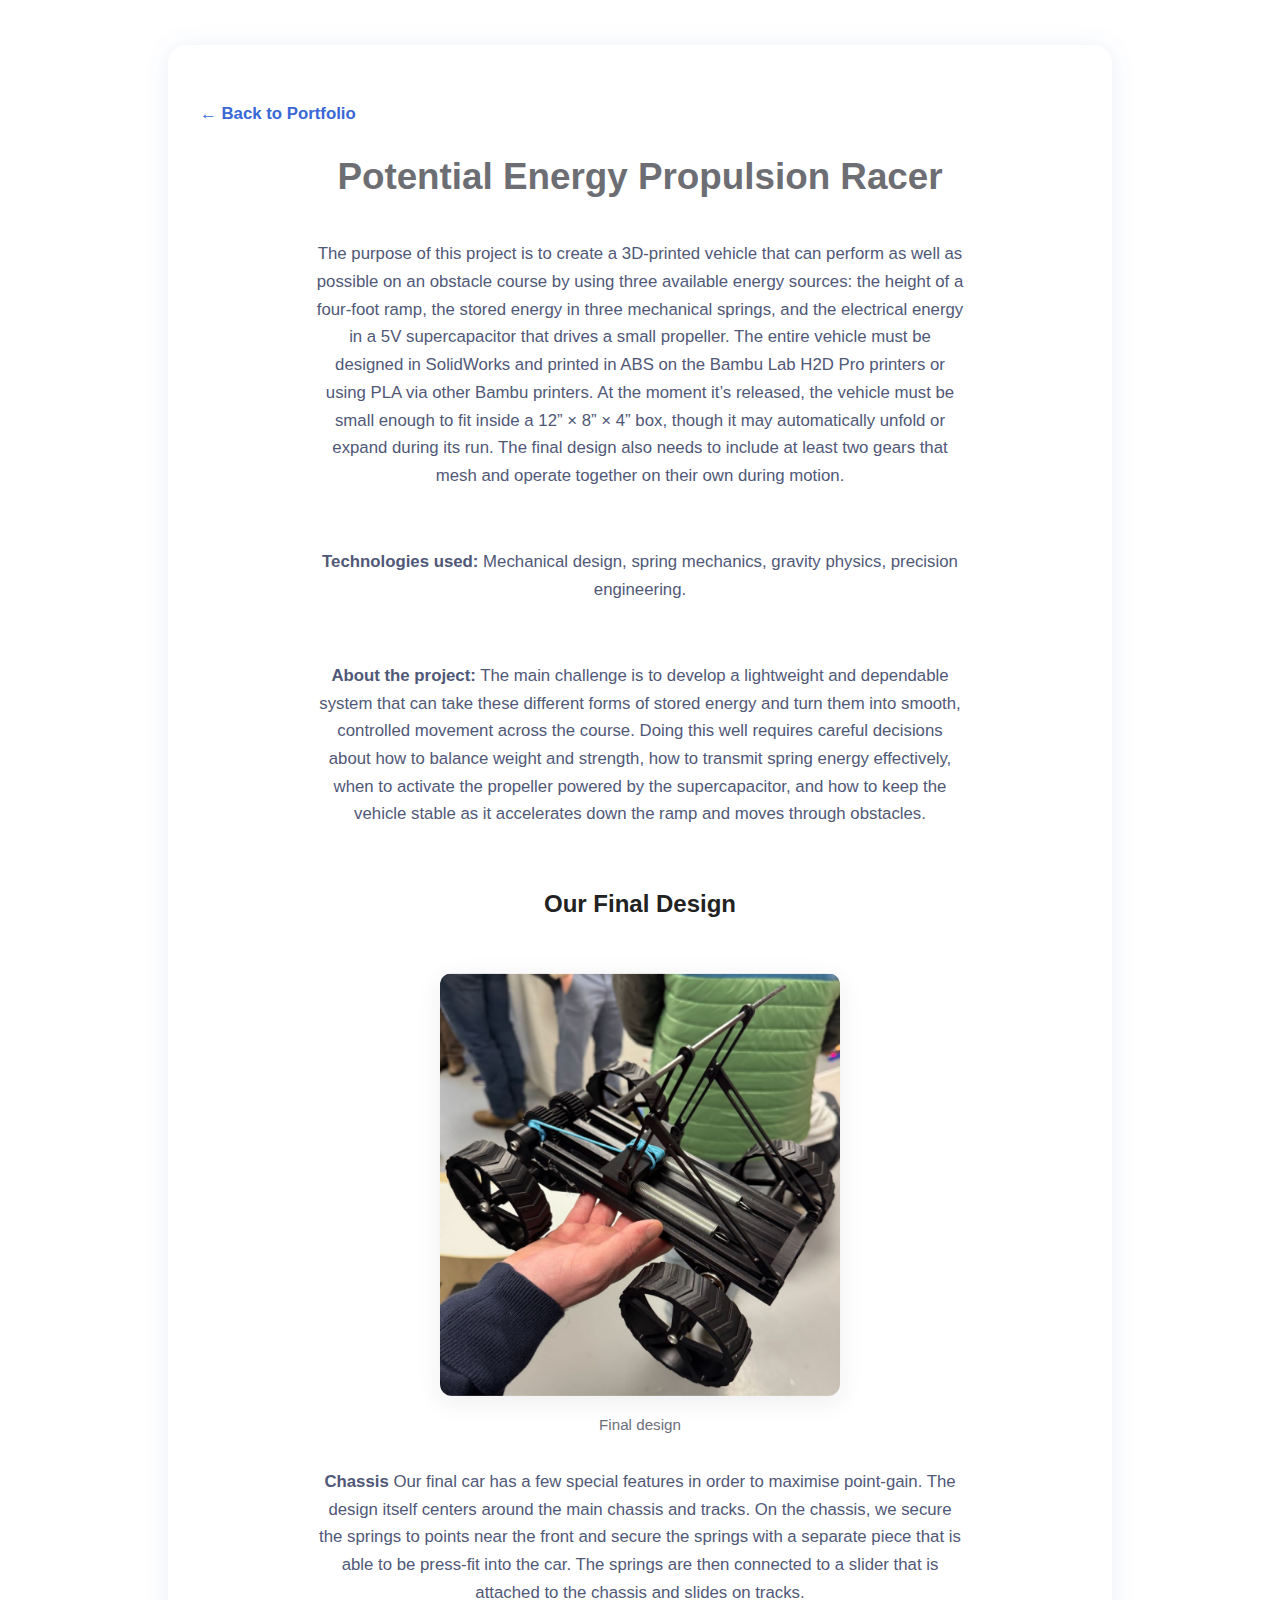
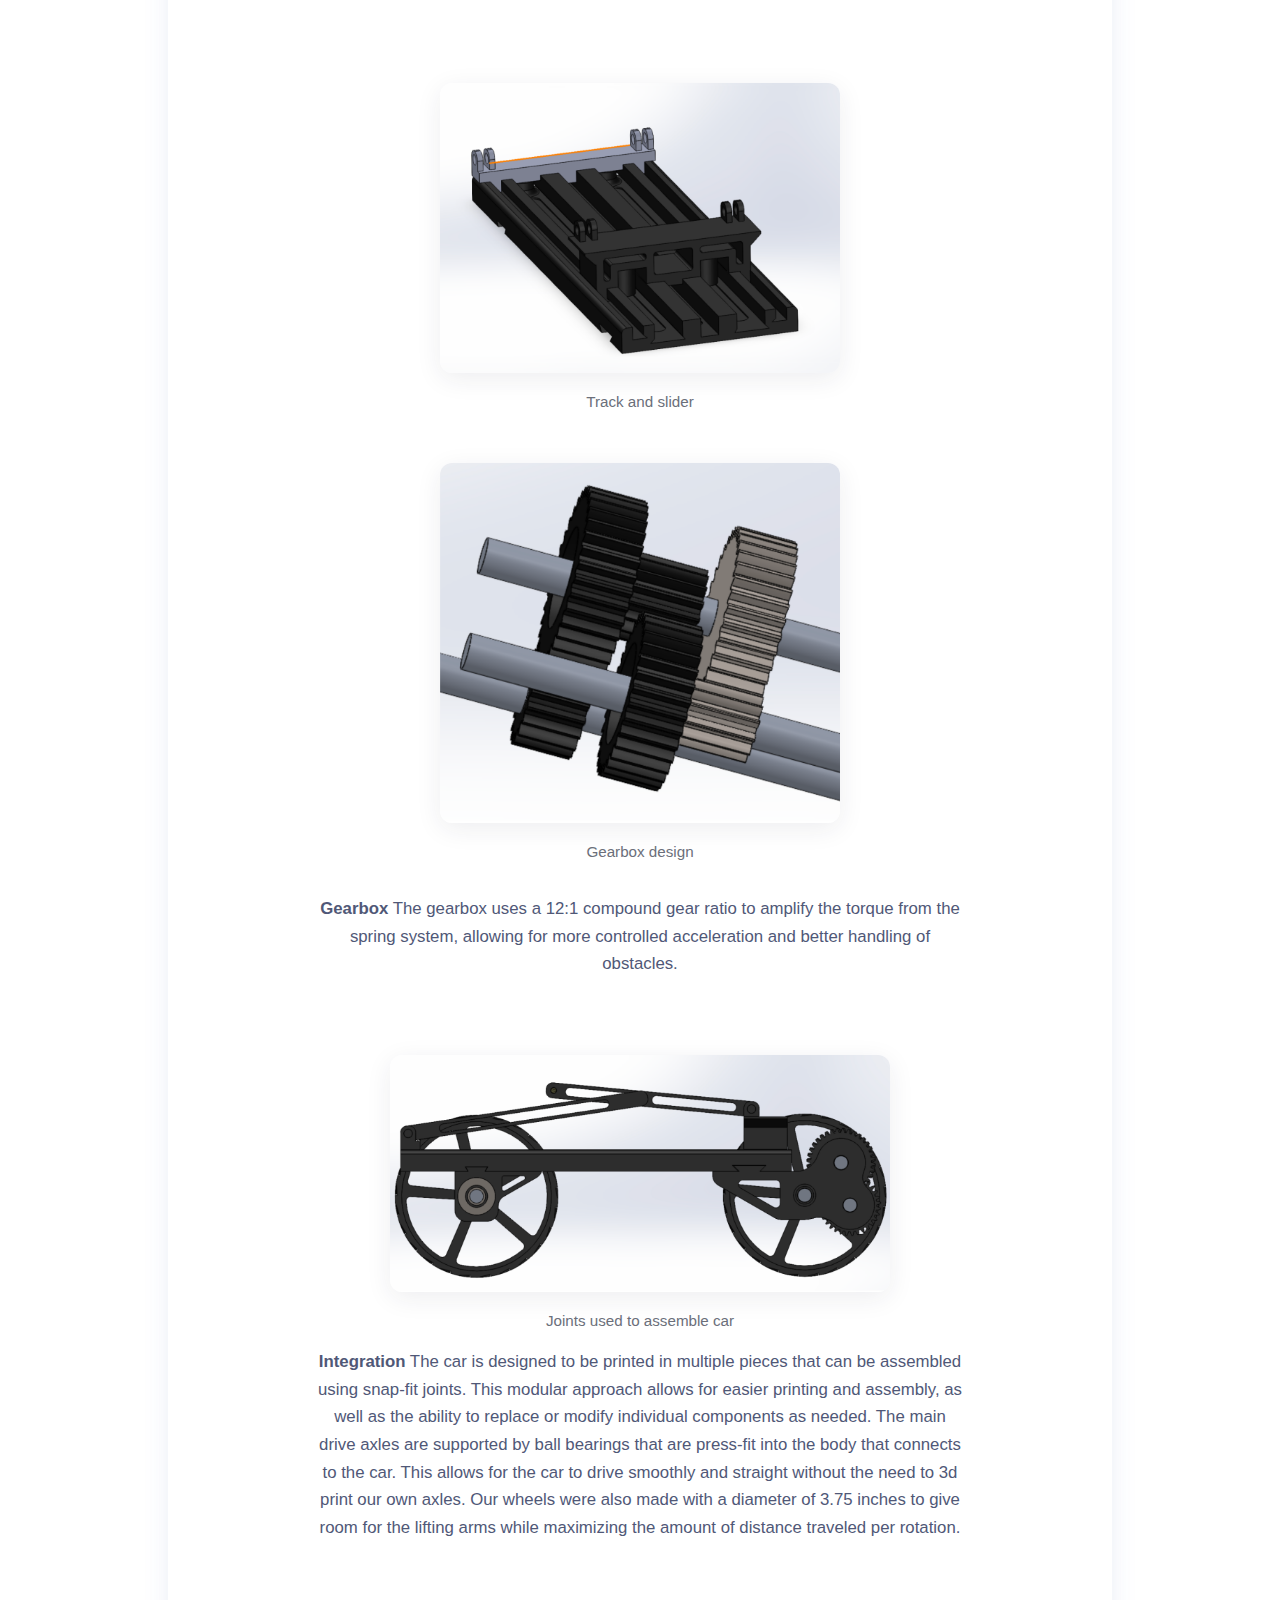
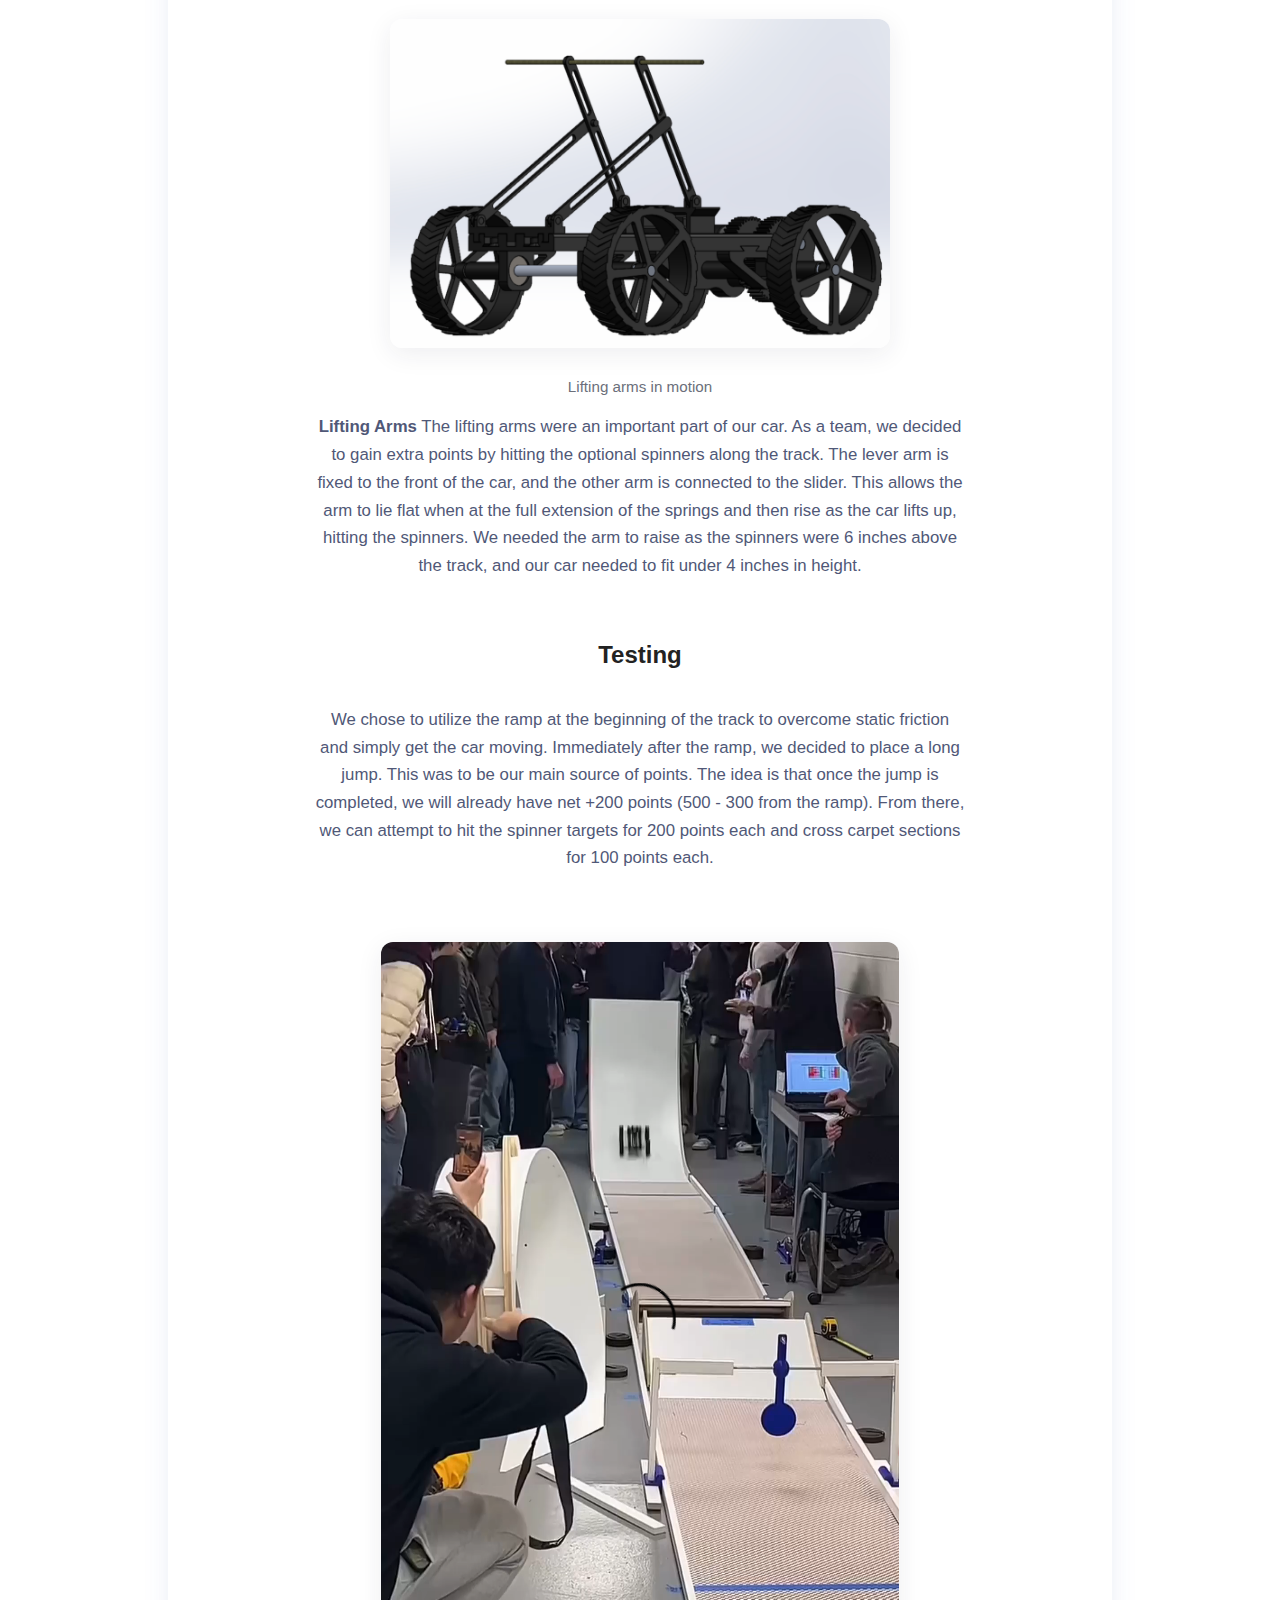
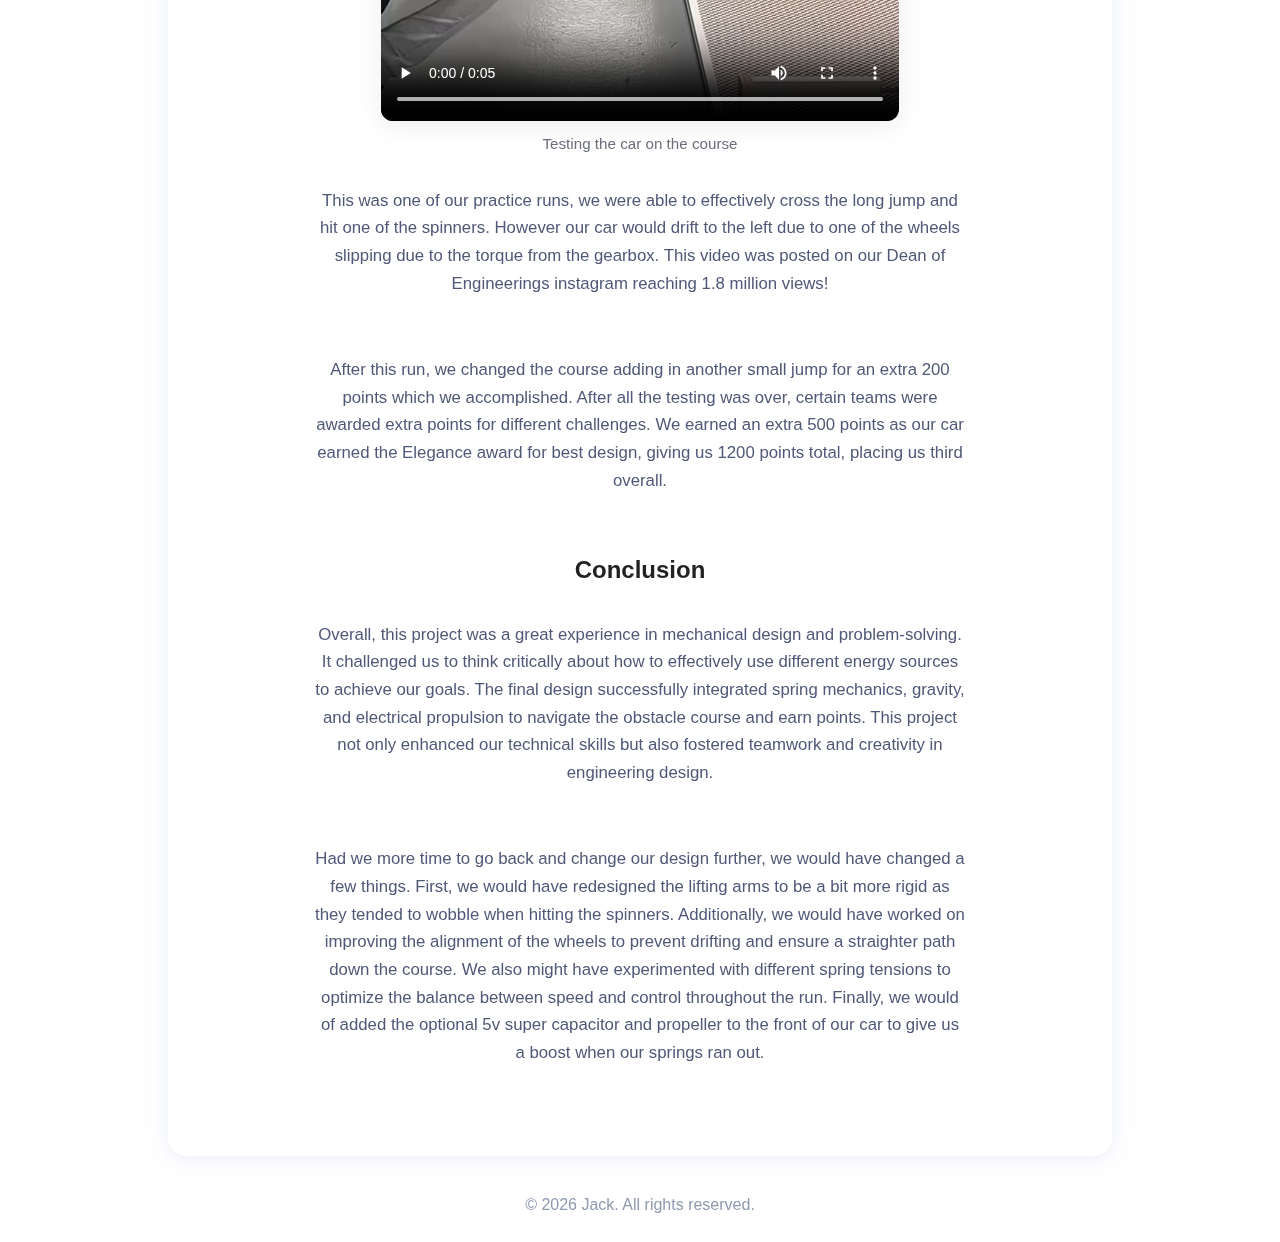
<file: project1.html>
<!DOCTYPE html>
<html lang="en">
<head>
    <meta charset="UTF-8">
    <meta name="viewport" content="width=device-width, initial-scale=1.0">
    <title>Potential Energy Propulsion Racer | Jack's Portfolio</title>
    <link rel="stylesheet" href="style.css">
    <link rel="stylesheet" href="https://cdnjs.cloudflare.com/ajax/libs/font-awesome/6.4.2/css/all.min.css">
</head>
<body class="project-detail">
    <main class="project-detail-main">
        <a href="index.html" class="back-link">&larr; Back to Portfolio</a>
        <h1>Potential Energy Propulsion Racer</h1>
        <p class="project-detail-desc">The purpose of this project is to create a 3D-printed vehicle that can perform as 
            well as possible on an obstacle course by using three available energy sources: the height of a four-foot ramp, 
            the stored energy in three mechanical springs, and the electrical energy in a 5V supercapacitor that drives a small 
            propeller. The entire vehicle must be designed in SolidWorks and printed in ABS on the Bambu Lab H2D Pro printers or 
            using PLA via other Bambu printers. At the moment it’s released, the vehicle must be small enough to fit inside a
             12” × 8” × 4” box, though it may automatically unfold or expand during its run. The final design also needs to include
              at least two gears that mesh and operate together on their own during motion.</p>

        <p class="project-detail-desc"><b>Technologies used:</b> Mechanical design, spring mechanics, gravity physics, precision engineering.</p>

        <p class="project-detail-desc"><b>About the project:</b> The main challenge is to develop a lightweight and dependable system that can take these 
            different forms of stored energy and turn them into smooth, controlled movement across the course. Doing this well
             requires careful decisions about how to balance weight and strength, how to transmit spring energy effectively, 
             when to activate the propeller powered by the supercapacitor, and how to keep the vehicle stable as it accelerates 
             down the ramp and moves through obstacles.</p>

        <h2>Our Final Design</h2>
        <figure class="project-figure">
                <img src="images/car-images/finalCarReport.png" alt="Final Design of Potential Energy Propulsion Racer" class="project-detail-main-img">
            <figcaption class="project-caption">Final design</figcaption>
        </figure>

        <p class="project-detail-desc"><b>Chassis</b> Our final car has a few special features in order to maximise point-gain. The design itself centers around the main chassis 
            and tracks. On the chassis, we secure the springs to points near the front and secure the springs with a separate piece that 
            is able to be press-fit into the car. The springs are then connected to a slider that is attached to the chassis and slides on tracks.</p>

        <figure class="project-figure">
                <img src="images/car-images/track.png" alt="Track and slider" class="project-detail-main-img">
            <figcaption class="project-caption">Track and slider</figcaption>
        </figure>

        <figure class="project-figure">
                <img src="images/car-images/gearbox.png" alt="Gearbox design" class="project-detail-main-img">
            <figcaption class="project-caption">Gearbox design</figcaption>
        </figure>
        <p class="project-detail-desc"><b>Gearbox</b> The gearbox uses a 12:1 compound gear ratio to amplify the torque from the spring system, 
            allowing for more controlled acceleration and better handling of obstacles.</p>
        
        <figure class="project-figure">
                <img src="images/car-images/side-profile-car.png" alt="Side profile of car" class="project-detail-main-img">
            <figcaption class="project-caption">Joints used to assemble car</figcaption>
        <p class="project-detail-desc"><b>Integration</b> The car is designed to be printed in multiple pieces that can be assembled using snap-fit joints. 
            This modular approach allows for easier printing and assembly, as well as the ability to replace or modify individual components as needed. 
            The main drive axles are supported by ball bearings that are press-fit into the body that connects to the car. This allows for the car to drive 
            smoothly and straight without the need to 3d print our own axles. Our wheels were also made with a diameter of 3.75 inches to give room for the 
            lifting arms while maximizing the amount of distance traveled per rotation.</p>

        </figure class="project-figure">
            <img src="images/car-images/lifting-arm.png" alt="Lifting arm design" class="project-detail-main-img">
            <figcaption class="project-caption">Lifting arms in motion</figcaption>
        <p class="project-detail-desc"><b>Lifting Arms</b> The lifting arms were an important part of our car. As a team, we decided to gain extra points by 
            hitting the optional spinners along the track. The lever arm is fixed to the front of the car, and the other arm is connected to the slider. 
            This allows the arm to lie flat when at the full extension of the springs and then rise as the car lifts up, hitting the spinners. 
            We needed the arm to raise as the spinners were 6 inches above the track, and our car needed to fit under 4 inches in height.

        <h2>Testing</h2>
        <p class="project-detail-desc">We chose to utilize the ramp at the beginning of the track to overcome static friction and simply get the car moving. 
            Immediately after the ramp, we decided to place a long jump. This was to be our main source of points. 
            The idea is that once the jump is completed, we will already have net +200 points (500 - 300 from the ramp). 
            From there, we can attempt to hit the spinner targets for 200 points each and cross carpet sections for 100 points each.</p>
        <figure class="project-figure">
                <video controls class="project-detail-main-img">
                    <source src="images/car-images/video/testingvod.mp4" type="video/mp4">
                    Your browser does not support the video tag.
                </video>
            <figcaption class="project-caption">Testing the car on the course</figcaption>
        </figure>
        <p class="project-detail-desc"> This was one of our practice runs, we were able to effectively cross the long jump and hit one of the spinners. 
            However our car would drift to the left due to one of the wheels slipping due to the torque from the gearbox. This video was posted on our 
            Dean of Engineerings instagram reaching 1.8 million views!</p>
        <p class="project-detail-desc"> After this run, we changed the course adding in another small jump for an extra 200 points which we accomplished. 
            After all the testing was over, certain teams were awarded extra points for different challenges. We earned an extra 500 points as our car earned the 
            Elegance award for best design, giving us 1200 points total, placing us third overall.</p>
        
        <h2>Conclusion</h2>
        <p class="project-detail-desc"> Overall, this project was a great experience in mechanical design and problem-solving. 
            It challenged us to think critically about how to effectively use different energy sources to achieve our goals. 
            The final design successfully integrated spring mechanics, gravity, and electrical propulsion to navigate the obstacle course and earn points. 
            This project not only enhanced our technical skills but also fostered teamwork and creativity in engineering design.</p>

        <p class="project-detail-desc">Had we more time to go back and change our design further, we would have changed a few things. 
            First, we would have redesigned the lifting arms to be a bit more rigid as they tended to wobble when hitting the spinners. 
            Additionally, we would have worked on improving the alignment of the wheels to prevent drifting and ensure a straighter path down the course. 
            We also might have experimented with different spring tensions to optimize the balance between speed and control throughout the run.
            Finally, we would of added the optional 5v super capacitor and propeller to the front of our car to give us a boost when our springs ran out. </p>
    </main>
    <footer>
        <p>&copy; 2026 Jack. All rights reserved.</p>
    </footer>
</body>
</html>
</file>
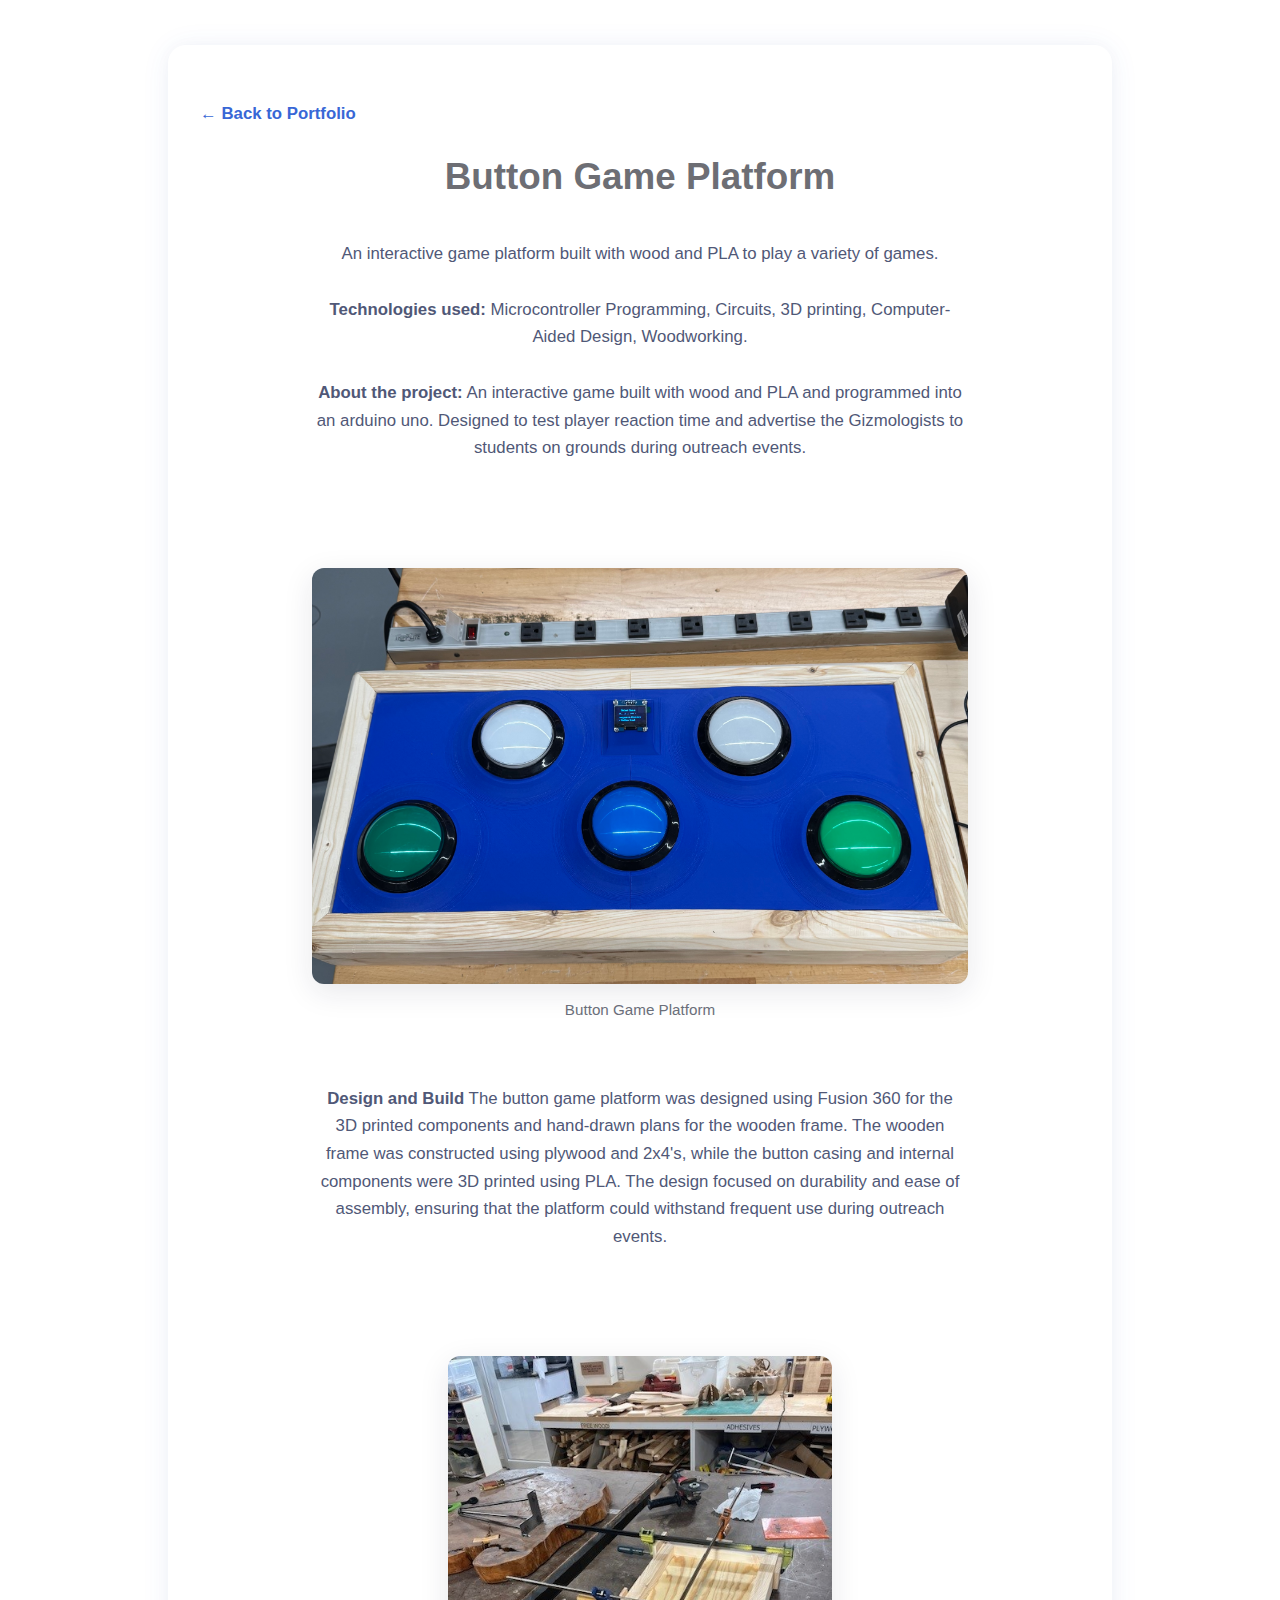
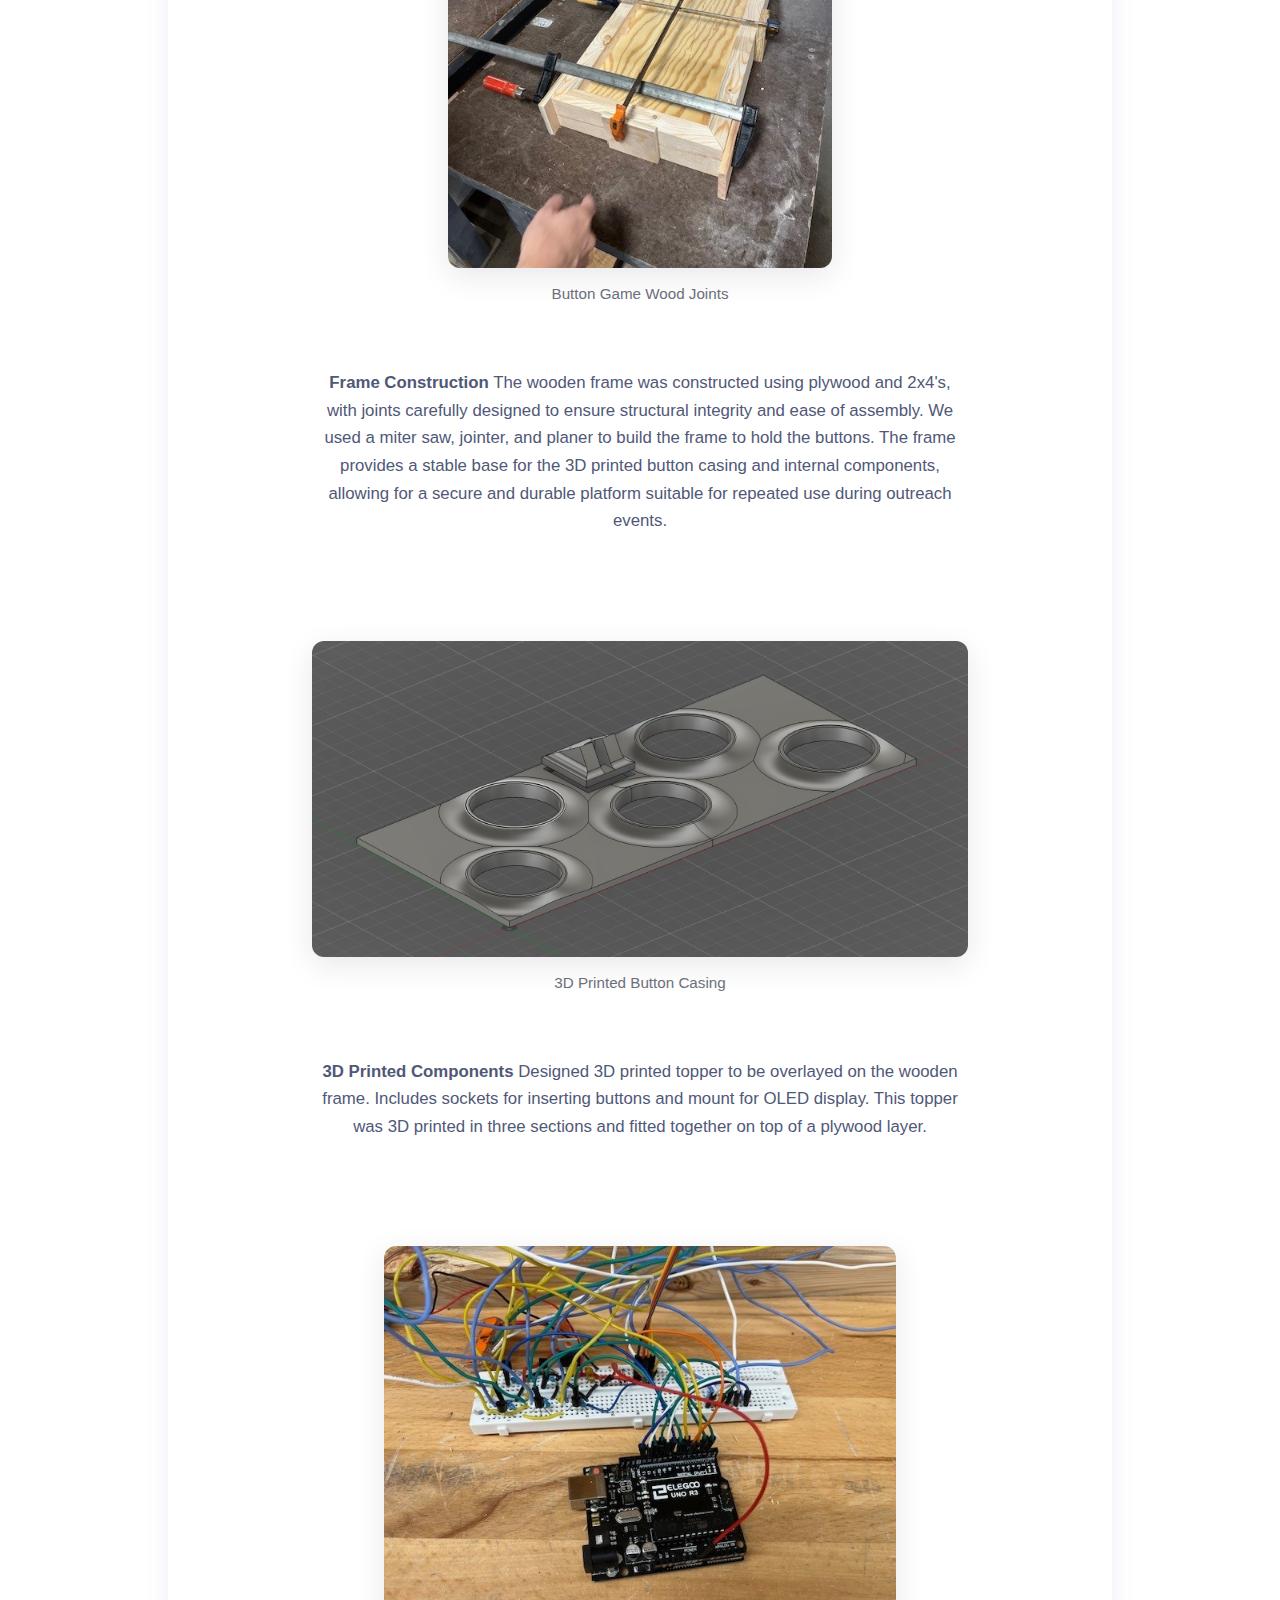
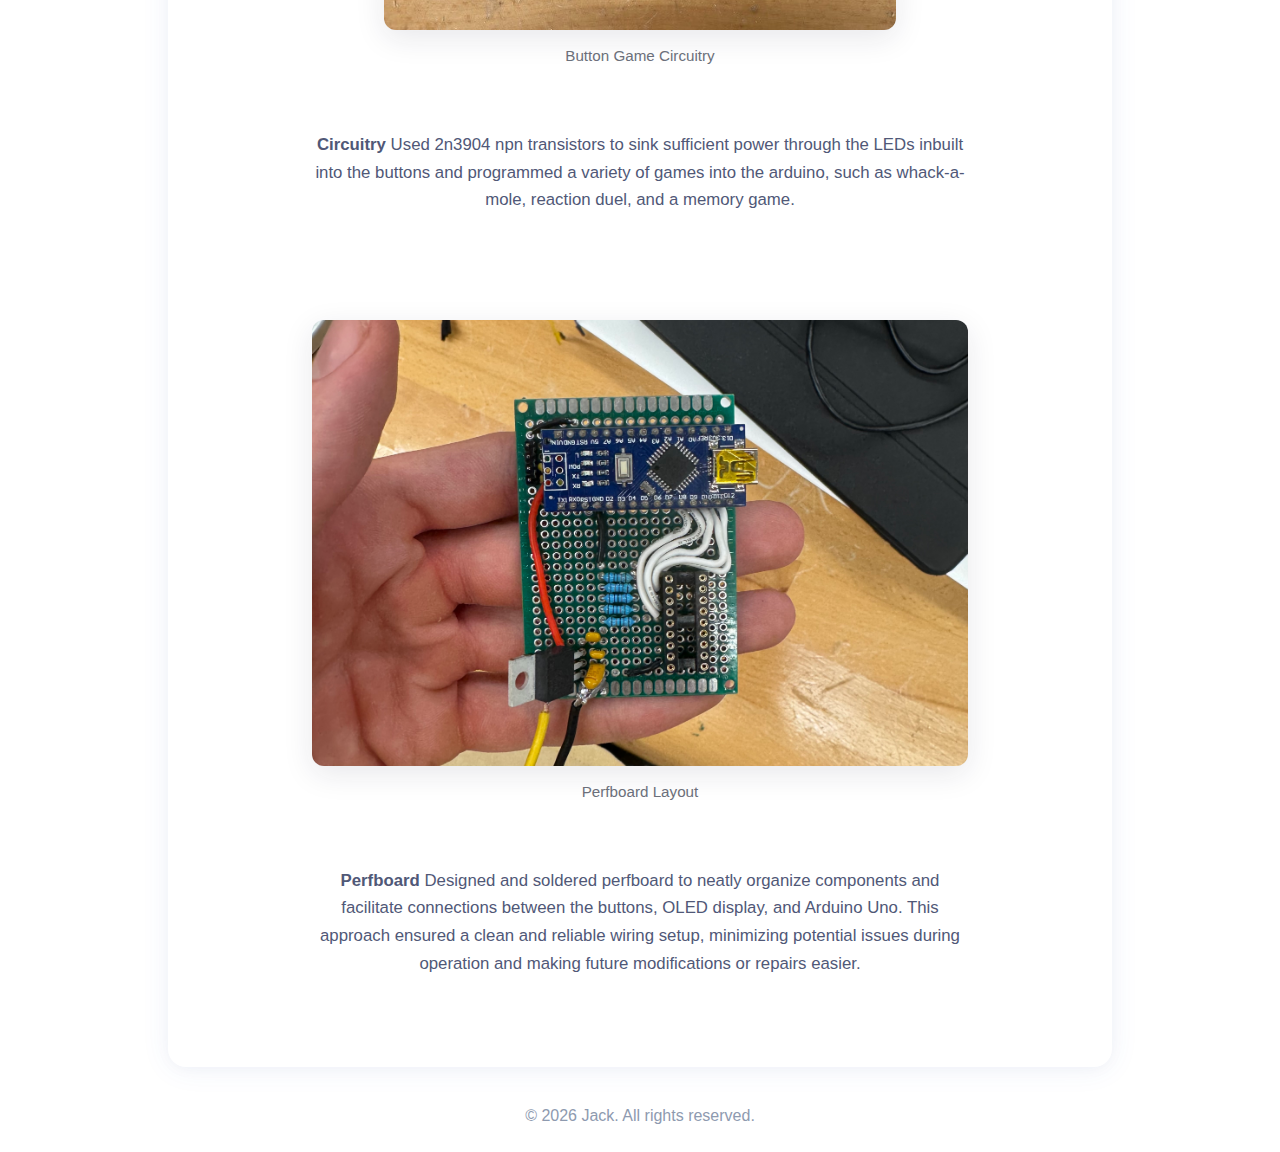
<file: project3.html>
<!DOCTYPE html>
<html lang="en">
<head>
    <meta charset="UTF-8">
    <meta name="viewport" content="width=device-width, initial-scale=1.0">
    <title>Magic Chessboard | Jack's Portfolio</title>
    <link rel="stylesheet" href="style.css">
    <link rel="stylesheet" href="https://cdnjs.cloudflare.com/ajax/libs/font-awesome/6.4.2/css/all.min.css">
</head>
<body class="project-detail">
    <main class="project-detail-main">
        <a href="index.html" class="back-link">&larr; Back to Portfolio</a>
        <h1>Button Game Platform</h1>
        <p class="project-detail-desc">An interactive game platform built with wood and PLA to play a variety of games.<br><br>
            <b>Technologies used:</b> Microcontroller Programming, Circuits, 3D printing, Computer-Aided Design, Woodworking.<br><br>
            <b>About the project:</b> An interactive game built with wood and PLA and programmed into an arduino uno. 
            Designed to test player reaction time and advertise the Gizmologists to students on grounds during outreach events.</i>
        </p>
        <div class="project-detail-photos">
            <figure class="project-figure">
                <img src="images/button-game-images/buttonGamePic.jpg" alt="Button Game Platform" class="project-detail-main-img project3-img">
                <figcaption class="project-caption">Button Game Platform</figcaption>
            </figure>
            <p class="project-detail-desc"><b>Design and Build</b> The button game platform was designed using Fusion 360 for the 3D printed components and hand-drawn 
                plans for the wooden frame. The wooden frame was constructed using plywood and 2x4's, while the button casing and internal components were 3D printed using PLA. 
                The design focused on durability and ease of assembly, ensuring that the platform could withstand frequent use during outreach events.</p>

            <figure class="project-figure">
                <img src="images/button-game-images/WoodJoints.jpg" alt="Button Game Wood Joints" class="project-detail-main-img project3-img">
                <figcaption class="project-caption">Button Game Wood Joints</figcaption>
            </figure>
            <p class="project-detail-desc"><b>Frame Construction</b> The wooden frame was constructed using plywood and 2x4's, 
                with joints carefully designed to ensure structural integrity and ease of assembly. We used a miter saw, jointer, 
                and planer to build the frame to hold the buttons. The frame provides a stable base for the 3D printed button casing 
                and internal components, allowing for a secure and durable platform suitable for repeated use during outreach events.</p>

            <figure class="project-figure">
                <img src="images/button-game-images/printedpart.png" alt="3D Printed Button Casing" class="project-detail-main-img project3-img">
                <figcaption class="project-caption">3D Printed Button Casing</figcaption>
            </figure>
            <p class="project-detail-desc"><b>3D Printed Components</b> Designed 3D printed topper to be overlayed on the wooden frame. 
                Includes sockets for inserting buttons and mount for OLED display. This topper was 3D printed in three sections and fitted 
                together on top of a plywood layer.</p>

            <figure class="project-figure">
                <img src="images/button-game-images/ButtonWiring.jpg" alt="Button Game Circuitry" class="project-detail-main-img project3-img">
                <figcaption class="project-caption">Button Game Circuitry</figcaption>
            </figure>
            <p class="project-detail-desc"><b>Circuitry</b> Used 2n3904 npn transistors to sink sufficient power through the LEDs inbuilt into 
                the buttons and programmed a variety of games into the arduino, such as whack-a-mole, reaction duel, and a memory game.</p>
            
            <figure class="project-figure">
                <img src="images/button-game-images/perfboard.jpg" alt="Perfboard Layout" class="project-detail-main-img project3-img">
                <figcaption class="project-caption">Perfboard Layout</figcaption>
            </figure>
            <p class="project-detail-desc"><b>Perfboard</b> Designed and soldered perfboard to neatly organize components and 
                facilitate connections between the buttons, OLED display, and Arduino Uno. This approach ensured a clean and reliable 
                wiring setup, minimizing potential issues during operation and making future modifications or repairs easier.</p>
            

        </div>
    </main>
    <footer>
        <p>&copy; 2026 Jack. All rights reserved.</p>
    </footer>
</body>
</html>
</file>
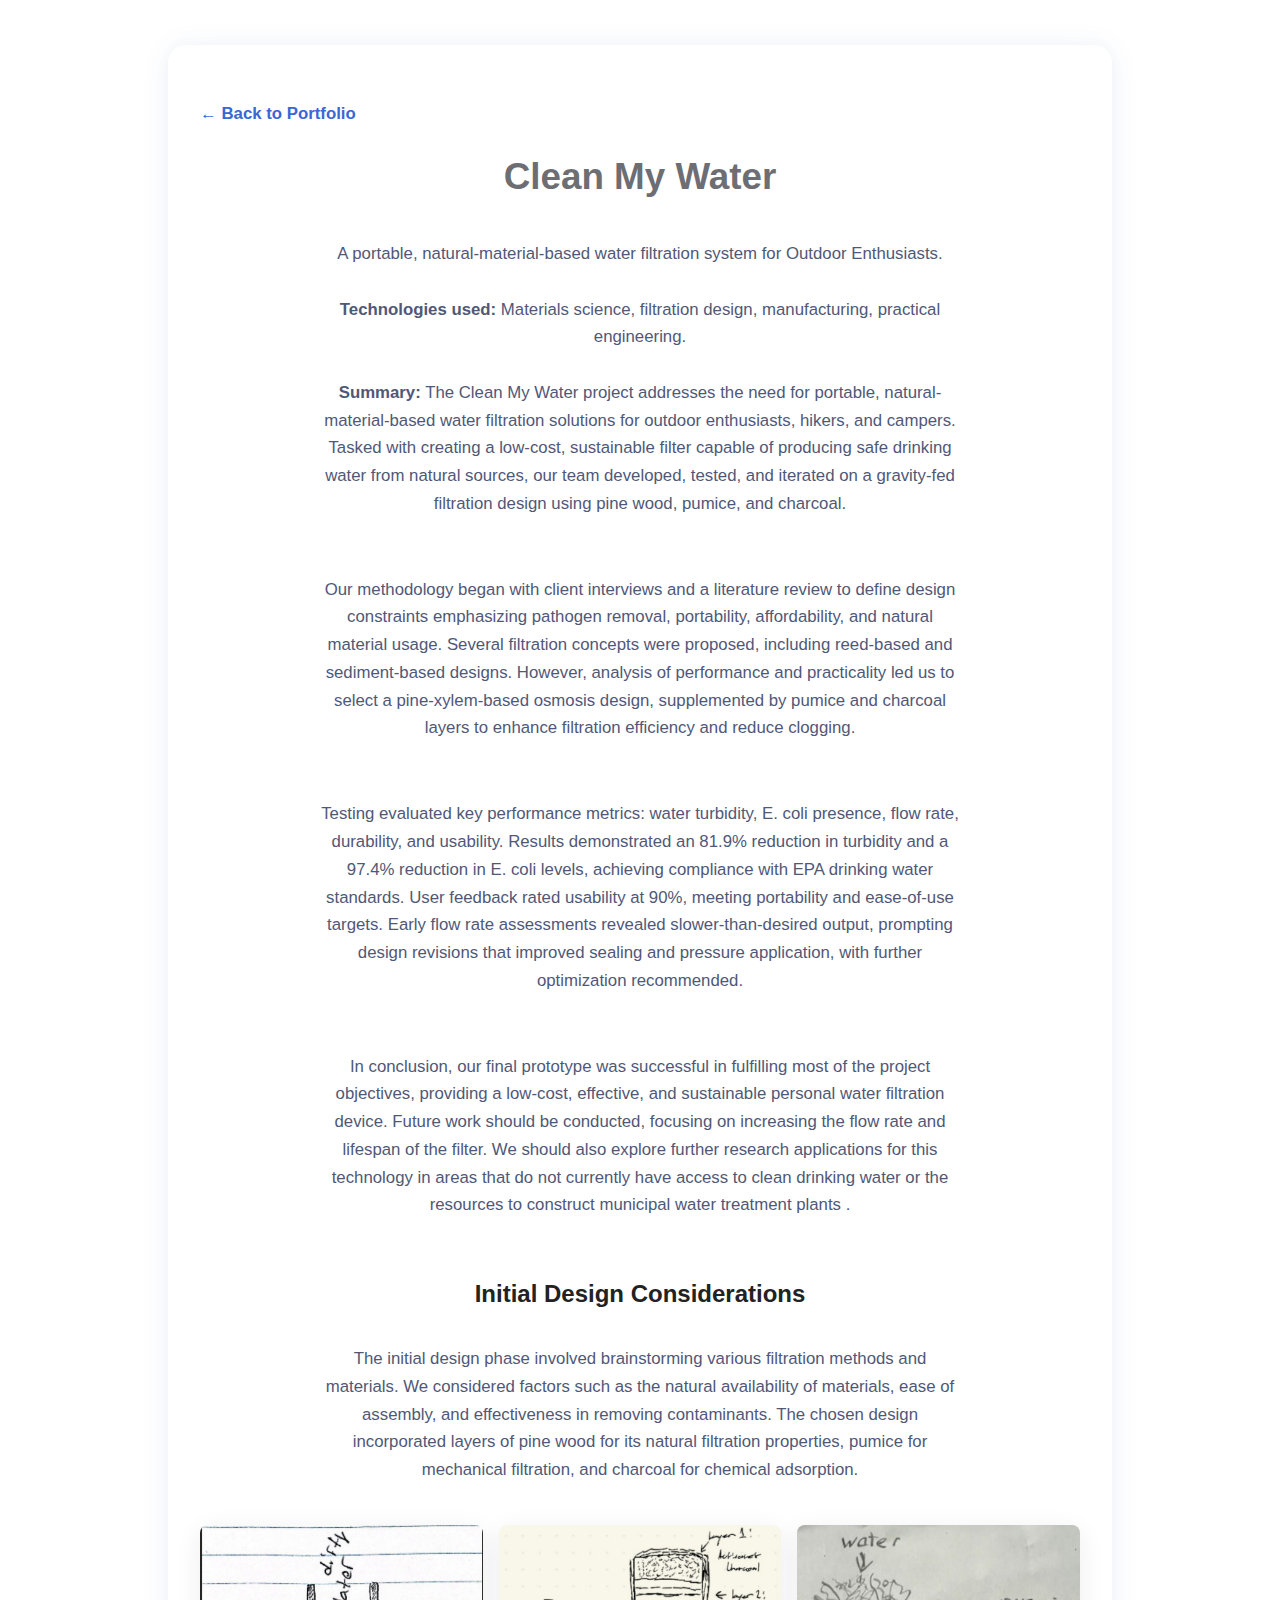
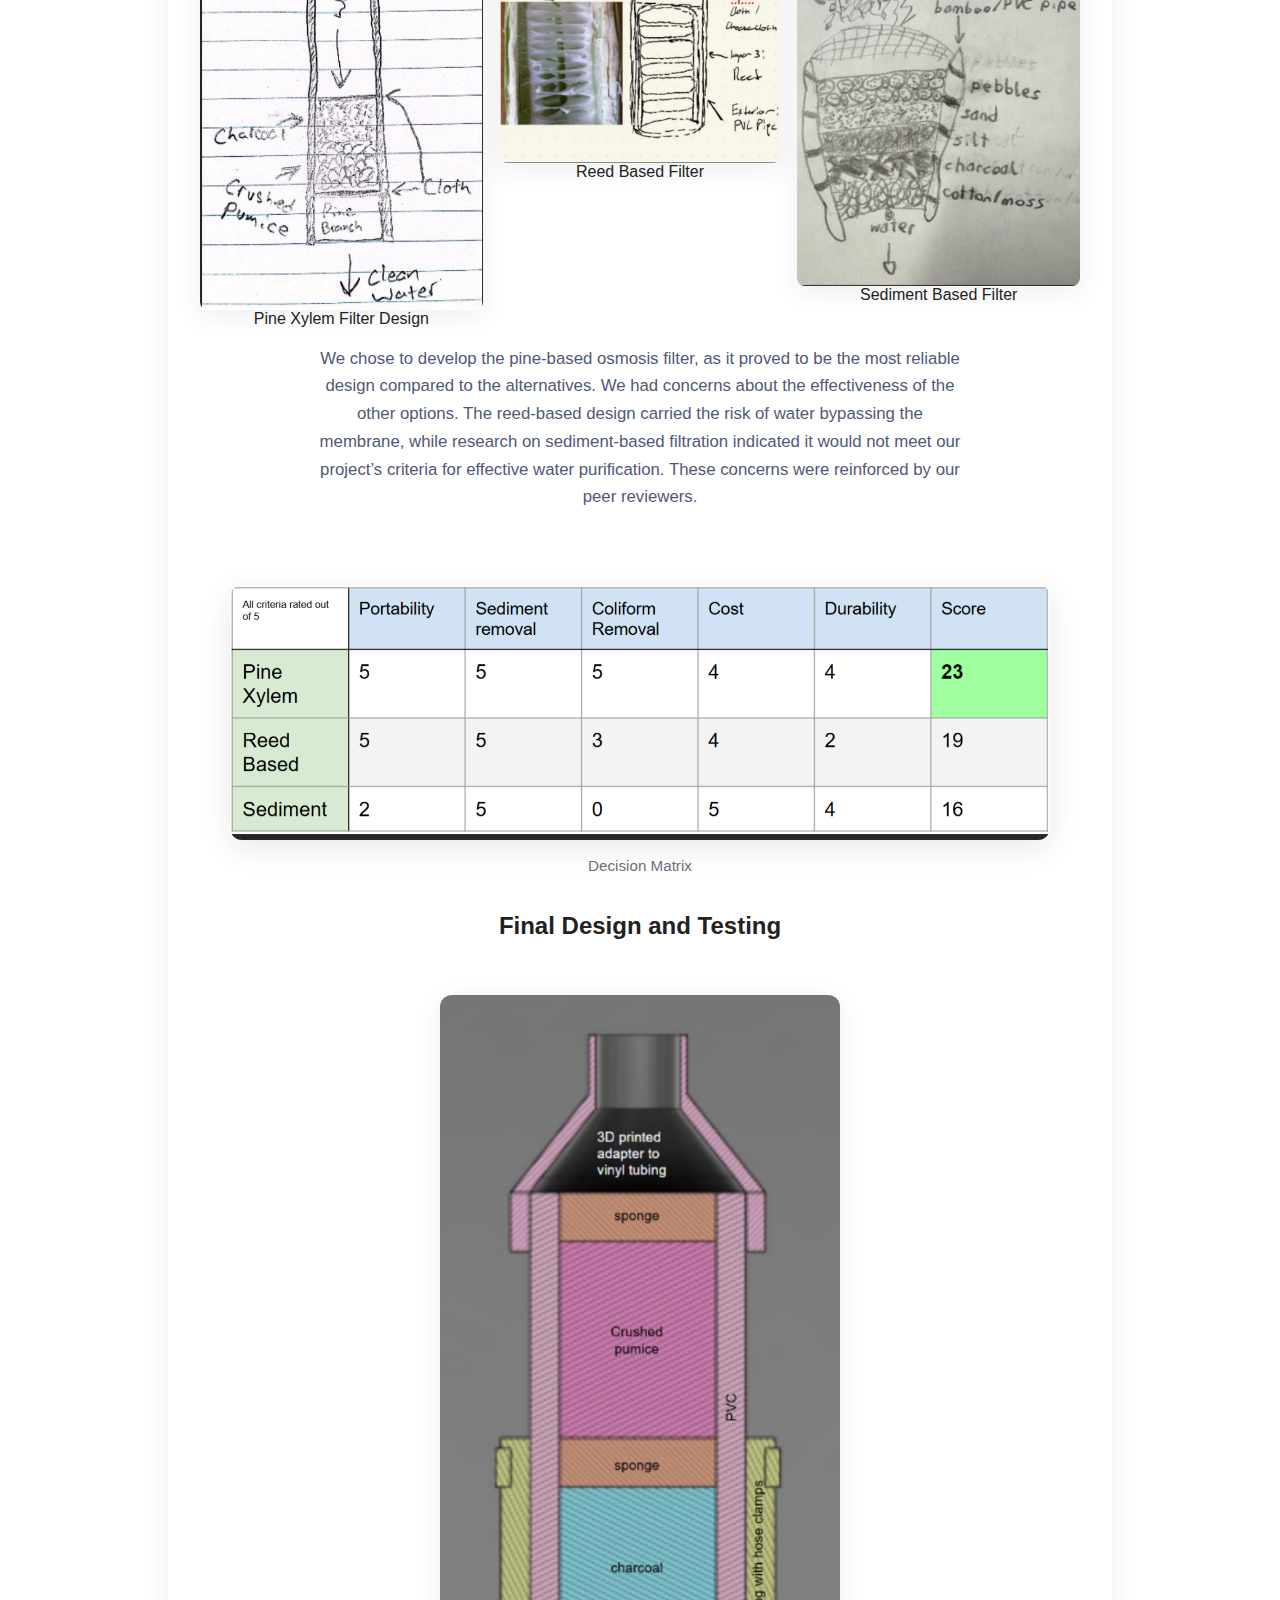
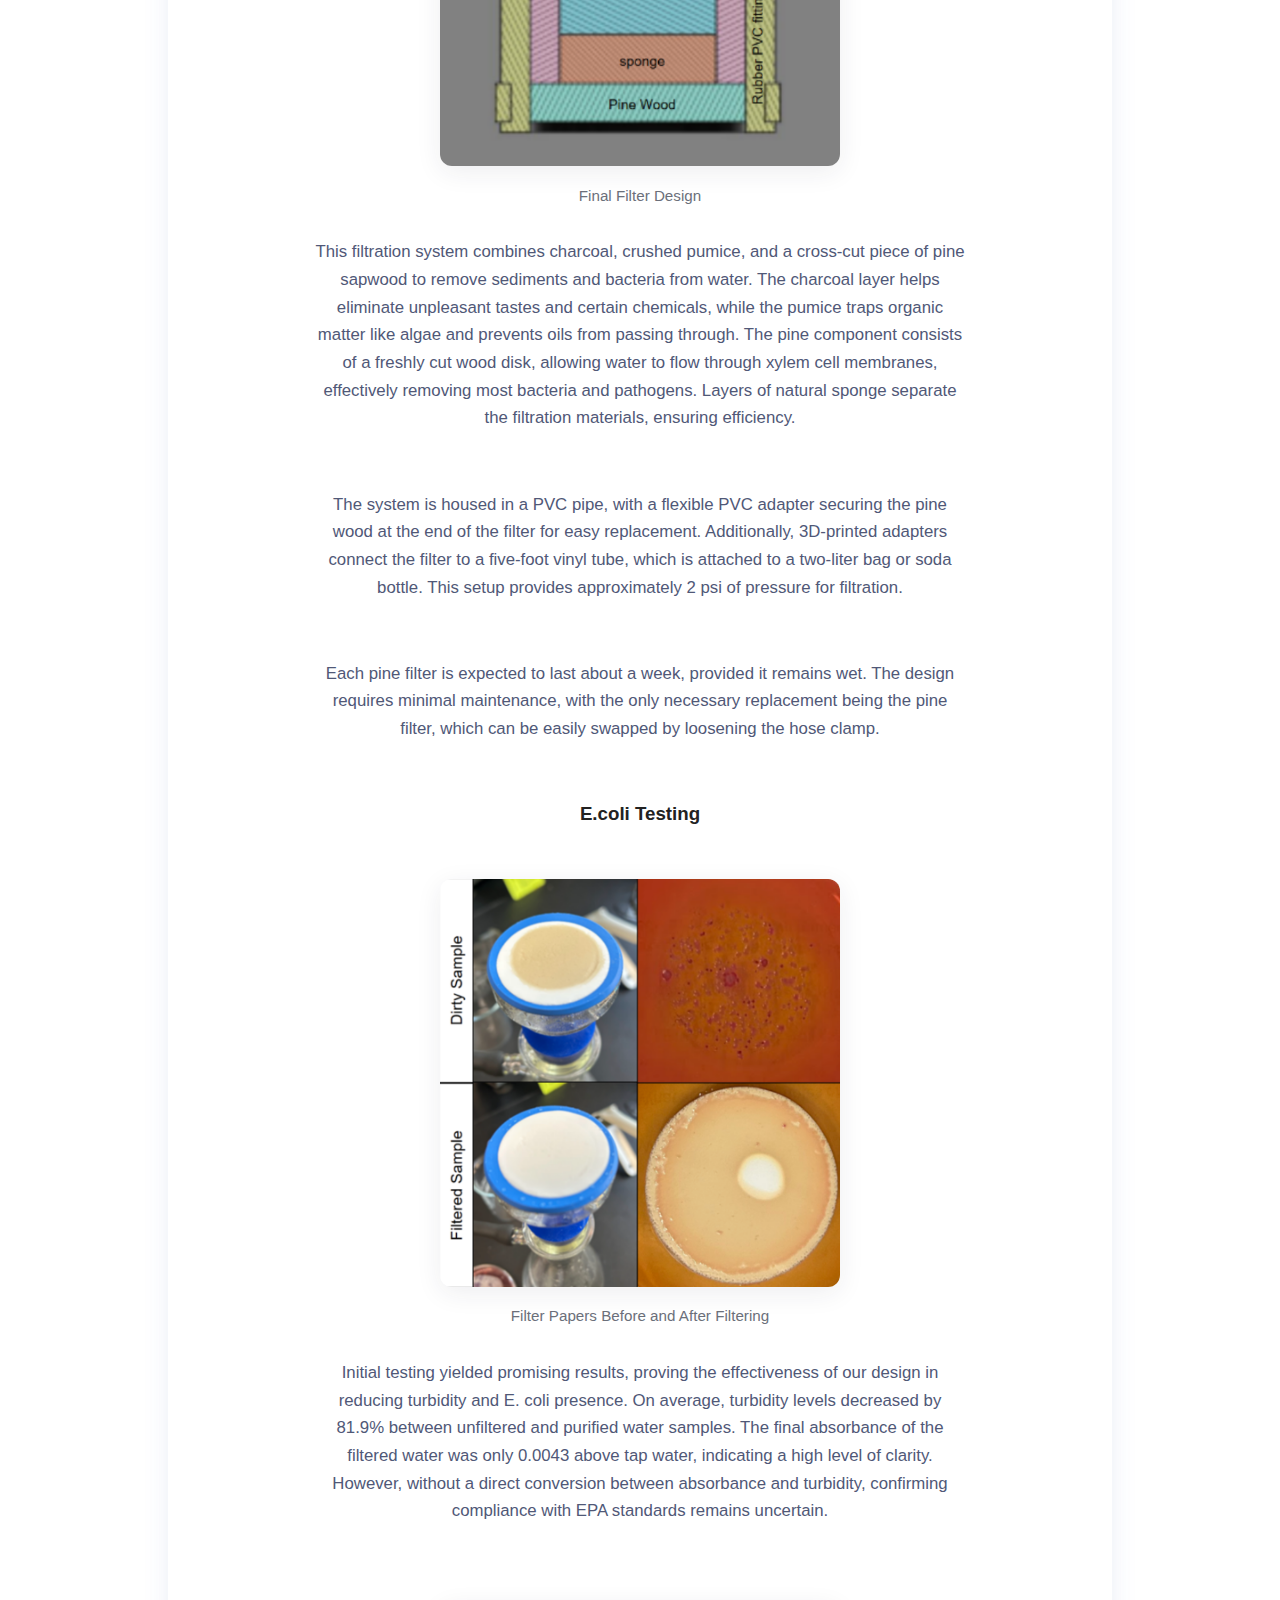
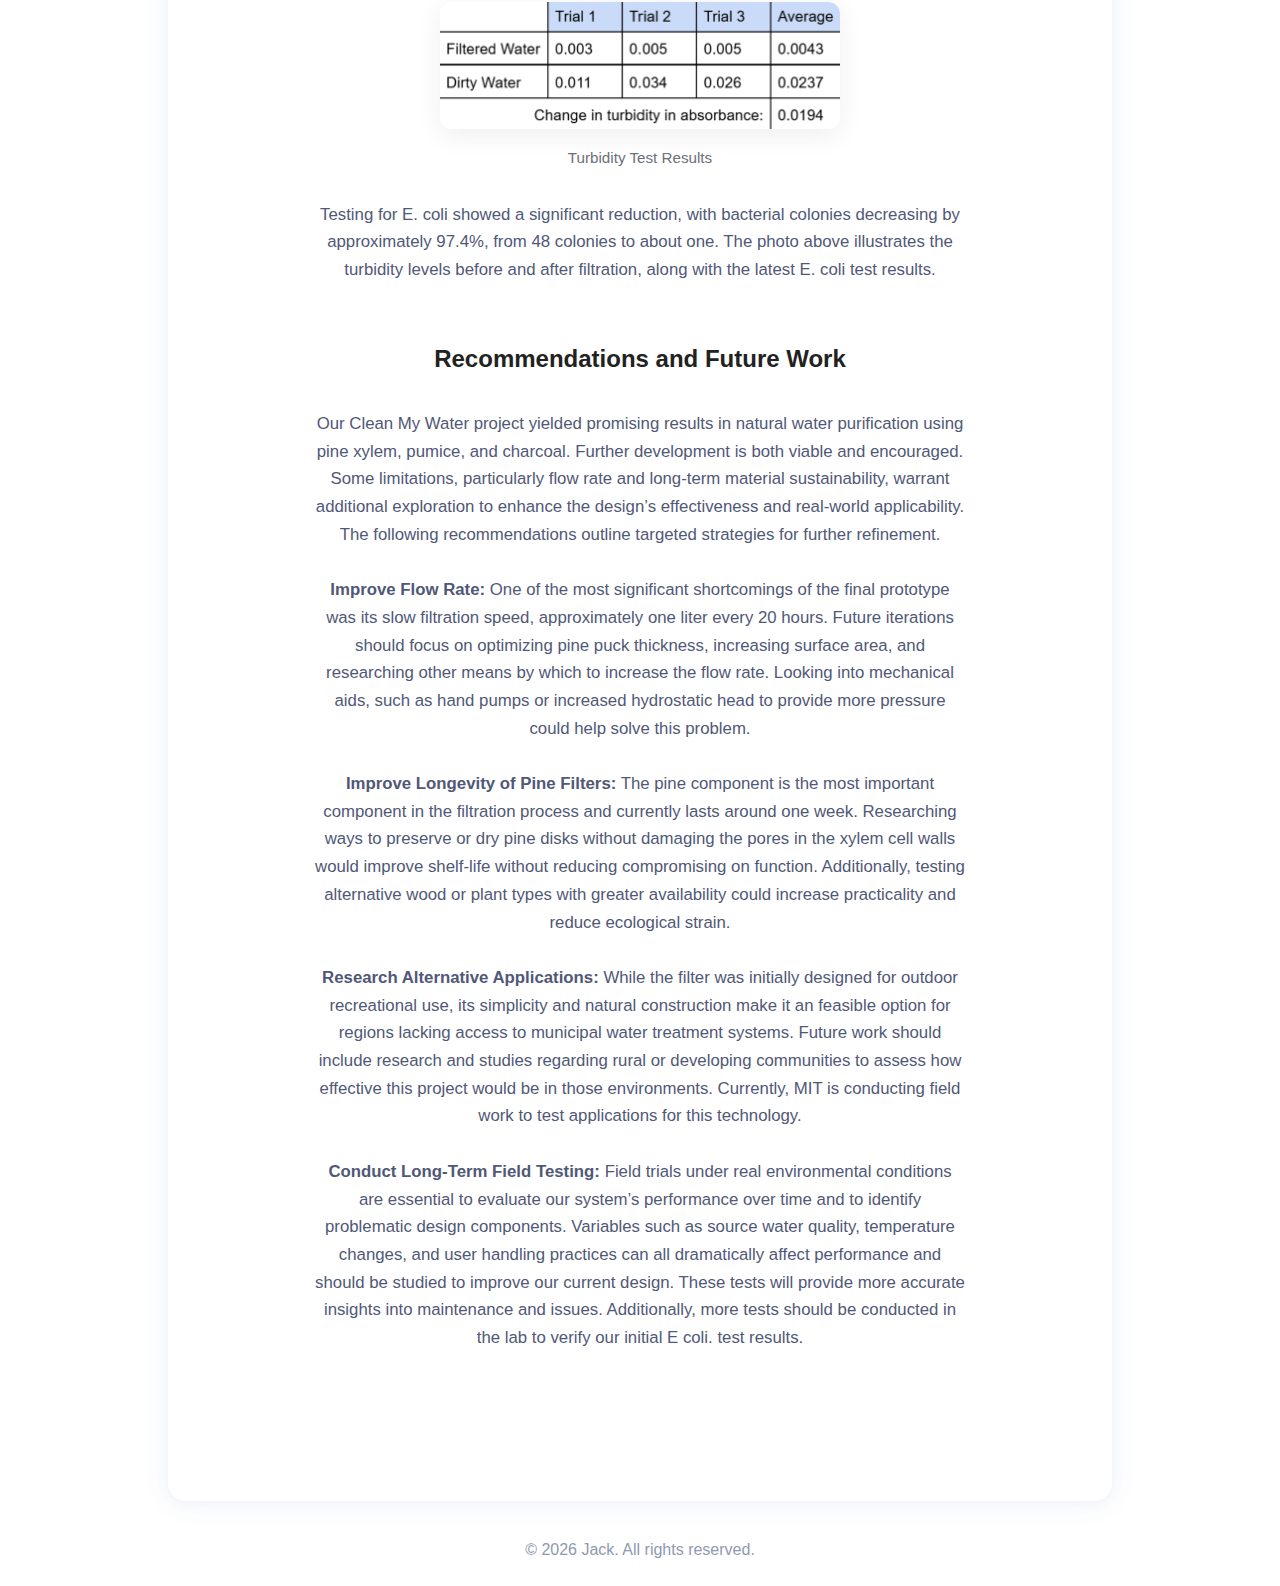
<file: project4.html>
<!DOCTYPE html>
<html lang="en">
<head>
    <meta charset="UTF-8">
    <meta name="viewport" content="width=device-width, initial-scale=1.0">
    <title>Rotary Heat Test Device | Jack's Portfolio</title>
    <link rel="stylesheet" href="style.css">
    <link rel="stylesheet" href="https://cdnjs.cloudflare.com/ajax/libs/font-awesome/6.4.2/css/all.min.css">
</head>
<body class="project-detail">
    <main class="project-detail-main">
        <a href="index.html" class="back-link">&larr; Back to Portfolio</a>
        <h1>Clean My Water</h1>
        <p class="project-detail-desc">A portable, natural-material-based water filtration system for Outdoor Enthusiasts.<br><br>
            <b>Technologies used:</b> Materials science, filtration design, manufacturing, practical engineering.<br><br>
            <b>Summary:</b> The Clean My Water project addresses the need for portable, natural-material-based 
            water filtration solutions for outdoor enthusiasts, hikers, and campers. Tasked with creating a low-cost, 
            sustainable filter capable of producing safe drinking water from natural sources, our team developed, tested, 
            and iterated on a gravity-fed filtration design using pine wood, pumice, and charcoal. </i>
            <p class="project-detail-desc">Our methodology began with client interviews and a literature review to define design constraints emphasizing pathogen removal, 
                portability, affordability, and natural material usage. Several filtration concepts were proposed, including reed-based and 
                sediment-based designs. However, analysis of performance and practicality led us to select a pine-xylem-based osmosis design, 
                supplemented by pumice and charcoal layers to enhance filtration efficiency and reduce clogging. </p>
            <p class="project-detail-desc">Testing evaluated key performance metrics: water turbidity, E. coli presence, flow rate, durability, 
                and usability. Results demonstrated an 81.9% reduction in turbidity and a 97.4% reduction in E. coli levels, achieving compliance 
                with EPA drinking water standards. User feedback rated usability at 90%, meeting portability and ease-of-use targets. 
                Early flow rate assessments revealed slower-than-desired output, prompting design revisions that improved sealing and pressure application, 
                with further optimization recommended. </p>
            <p class="project-detail-desc">In conclusion, our final prototype was successful in fulfilling most of the project objectives, 
                providing a low-cost, effective, and sustainable personal water filtration device. Future work should be conducted, 
                focusing on increasing the flow rate and lifespan of the filter.  We should also explore further research applications 
                for this technology in areas that do not currently have access to clean drinking water or the resources to construct municipal 
                water treatment plants .</p>

            <h2 class="project-detail-h2">Initial Design Considerations</h2>
            <p class="project-detail-desc">The initial design phase involved brainstorming various filtration methods and materials. 
                We considered factors such as the natural availability of materials, ease of assembly, and effectiveness in removing contaminants. 
                The chosen design incorporated layers of pine wood for its natural filtration properties, pumice for mechanical filtration, 
                and charcoal for chemical adsorption.</p>
            <div class="three-up">
                <figure class="project-figure"><img src="images/clean-my-water-images/idea1.png" alt=""><figcaption>Pine Xylem Filter Design</figcaption></figure>
                <figure class="project-figure"><img src="images/clean-my-water-images/idea2.png" alt=""><figcaption>Reed Based Filter</figcaption></figure>
                <figure class="project-figure"><img src="images/clean-my-water-images/idea3.png" alt=""><figcaption>Sediment Based Filter</figcaption></figure>
            </div>
            <p class="project-detail-desc">We chose to develop the pine-based osmosis filter, as it proved to be the most reliable design compared to the alternatives.
                 We had concerns about the effectiveness of the other options. The reed-based design carried the risk of water bypassing the membrane, 
                 while research on sediment-based filtration indicated it would not meet our project’s criteria for effective water purification. 
                 These concerns were reinforced by our peer reviewers. </p>
            <figure class="project-figure">
                <img src="images/clean-my-water-images/decision-matrix.png" alt="decision matrix" class="project-detail-main-img project3-img">
                <figcaption class="project-caption">Decision Matrix</figcaption>
            </figure>
            <h2 class="project-detail-h2">Final Design and Testing</h2>
            <figure class="project-figure">
                <img src="images/clean-my-water-images/detailed-design.png" alt="Final Filter Design" class="project-detail-main-img">
                <figcaption class="project-caption">Final Filter Design</figcaption>
            </figure>
            <p class="project-detail-desc">This filtration system combines charcoal, crushed pumice, and a cross-cut piece of pine sapwood to remove 
                sediments and bacteria from water. The charcoal layer helps eliminate unpleasant tastes and certain chemicals, while the pumice traps 
                organic matter like algae and prevents oils from passing through. The pine component consists of a freshly cut wood disk, allowing water 
                to flow through xylem cell membranes, effectively removing most bacteria and pathogens. Layers of natural sponge separate the filtration 
                materials, ensuring efficiency.</p>
            <p class="project-detail-desc">The system is housed in a PVC pipe, with a flexible PVC adapter securing the pine wood at the end of the filter 
                for easy replacement. Additionally, 3D-printed adapters connect the filter to a five-foot vinyl tube, which is attached to a two-liter bag or soda bottle. 
                This setup provides approximately 2 psi of pressure for filtration. </p>
            <p class="project-detail-desc">Each pine filter is expected to last about a week, provided it remains wet. The design requires minimal maintenance, 
                with the only necessary replacement being the pine filter, which can be easily swapped by loosening the hose clamp.  </p>
            <h3 class="project-detail-h3">E.coli Testing</h3>
            <!-- <p class ="project-detail-desc">
            <b >Retention Test:</b> The filter housing, without filtration media, will be filled with water to check for leaks. This ensures that dirty water does not contaminate the filtered clean water. <br><br>
            <b>Turbidity Test:</b> Water clarity will first be evaluated through visual inspection to identify any remaining sediments or organic materials. 
            Following this initial assessment, a spectrometer will be used to measure light refraction, comparing the filtered water to a tap water sample for a more precise analysis of turbidity levels. <br><br>
            <b>Flow Rate Test:</b> The filter system will be run using a sample of dirty water. The rate of water flow through the filter will be measured, with an ideal target of approximately two liters per hour. <br><br>
            <b>User Feedback:</b> Observations on ease of use and overall user experience will be recorded during testing. Additionally, classmates will be invited to provide feedback, particularly those with prior experience using filtration systems in hiking and backpacking settings. <br><br>
            <b>E. coli Test:</b> Samples of both unfiltered and filtered water will be collected and sent to the Chemical Engineering Undergraduate Laboratory for E. coli testing. If the filtered water does not meet EPA safe consumption standards, the design will be considered unsuccessful. <br><br>
            </p> -->
            <figure class="project-figure">
                <img src="images/clean-my-water-images/dirtyvsfilter.png" alt="Filter results" class="project-detail-main-img">
                <figcaption class="project-caption">Filter Papers Before and After Filtering</figcaption>
            </figure>
            <p class="project-detail-desc">Initial testing yielded promising results, proving the effectiveness of our design in reducing turbidity 
                and E. coli presence. On average, turbidity levels decreased by 81.9% between unfiltered and purified water samples. The final 
                absorbance of the filtered water was only 0.0043 above tap water, indicating a high level of clarity. However, without a direct 
                conversion between absorbance and turbidity, confirming compliance with EPA standards remains uncertain. </p>
            <figure class="project-figure">
                <img src="images/clean-my-water-images/turbidity-test.png" alt="Turbidity Test Results" class="project-detail-main-img">
                <figcaption class="project-caption">Turbidity Test Results</figcaption>
            </figure>
            <p class="project-detail-desc">Testing for E. coli showed a significant reduction, with bacterial colonies decreasing by 
                approximately 97.4%, from 48 colonies to about one. The photo above illustrates the turbidity levels before and after 
                filtration, along with the latest E. coli test results.  </p>
            <h2 class="project-detail-h2">Recommendations and Future Work</h2>
            <p class="project-detail-desc">
                Our Clean My Water project yielded promising results in natural water purification using pine xylem, pumice, and charcoal. 
                Further development is both viable and encouraged. Some limitations, particularly flow rate and long-term material sustainability,
                 warrant additional exploration to enhance the design’s effectiveness and real-world applicability. The following recommendations 
                 outline targeted strategies for further refinement.<br><br> 
                <b>Improve Flow Rate:</b> One of the most significant shortcomings of the final prototype was its slow filtration speed, approximately
                 one liter every 20 hours. Future iterations should focus on optimizing pine puck thickness, increasing surface area, and researching 
                 other means by which to increase the flow rate. Looking into mechanical aids, such as hand pumps or increased hydrostatic head to provide
                  more pressure could help solve this problem. <br><br>
                <b>Improve Longevity of Pine Filters:</b> The pine component is the most important component in the filtration process and currently lasts around one week. 
                Researching ways to preserve or dry pine disks without damaging the pores in the xylem cell walls would improve shelf-life without 
                reducing compromising on function. Additionally, testing alternative wood or plant types with greater availability could increase 
                practicality and reduce ecological strain.  <br><br>
                <b>Research Alternative Applications:</b> While the filter was initially designed for outdoor recreational use, its simplicity and
                 natural construction make it an feasible option for regions lacking access to municipal water treatment systems. Future work should 
                 include research and studies regarding rural or developing communities to assess how effective this project would be in those environments. 
                 Currently, MIT is conducting field work to test applications for this technology.   <br><br>
                <b>Conduct Long-Term Field Testing:</b> Field trials under real environmental conditions are essential to evaluate our system’s performance 
                over time and to identify problematic design components. Variables such as source water quality, temperature changes, and user handling 
                practices can all dramatically affect performance and should be studied to improve our current design. 
                These tests will provide more accurate insights into maintenance and issues. Additionally, more tests should be conducted in the 
                lab to verify our initial E coli. test results.  <br><br>
        </p>
        <div class="project-detail-photos">
            <!-- <img src="project4-img1.jpg" alt="Rotary Heat Test Device Photo 1"> -->
        </div>
    </main>
    <footer>
        <p>&copy; 2026 Jack. All rights reserved.</p>
    </footer>
</body>
</html>
</file>
<file: style.css>
body {
    font-family: 'Segoe UI', Arial, sans-serif;
    margin: 0;
    background: #f2f4f8;
    color: #222;
    min-height: 100vh;
}

.portfolio-main {
    display: flex;
    min-height: 100vh;
    max-width: 100vw;
    margin: 0;
    padding: 0;
    gap: 0;
    box-sizing: border-box;
}

/* Project detail main content styling */
body.project-detail {
    background: #fff !important;
}

.project-detail-main {
    background: #fff;
    max-width: 880px;
    margin: 3.5vw auto 0 auto;
    border-radius: 18px;
    box-shadow: 0 2px 30px rgba(56,103,214,0.07), 0 1.5px 15px rgba(30,33,65,0.03);
    padding: 3rem 2rem 3rem 2rem;
    display: flex;
    flex-direction: column;
    align-items: center;
    min-height: 70vh;
}
.project-detail-main h1 {
    color: #6d6e74;
    font-size: 2.3rem;
    margin-top: 1.2rem;
    margin-bottom: 1.6rem;
    text-align: center;
}
/* Project detail hero image: constrain size and center */
.project-detail-main-img {
    max-width: 500px;
    width: 80%;
    height: auto;
    display: block;
    margin: 1.2rem auto;
    border-radius: 12px;
    box-shadow: 0 6px 26px rgba(34,34,59,0.08);
}

@media (max-width: 600px) {
    .project-detail-main-img { width: 100%; max-width: 100%; }
}

/* Make only Project 3 images larger */
.project3-img {
    max-width: 1400px;
    width: 100%;
    height: auto;
    display: block;
    margin: 1rem auto;
    border-radius: 12px;
    box-shadow: 0 8px 30px rgba(34,34,59,0.10);
}

@media (max-width: 900px) {
    .project3-img { width: 100%; max-width: 100%; }
}

/* Figure / caption styles for project images */
.project-figure {
    display: block;
    margin: 1rem auto;
    text-align: center;
    max-width: 820px;
}
.project-caption {
    margin-top: 0.6rem;
    font-size: 0.95rem;
    color: #6b6f7a;
    line-height: 1.3;
}
/* Three-up gallery: three images side-by-side, responsive */
.three-up {
    display: flex;
    gap: 1rem;
    justify-content: center;
    align-items: flex-start;
    flex-wrap: nowrap;
}
.three-up figure {
    flex: 0 0 calc((100% - 2rem) / 3);
    margin: 0;
    max-width: 420px;
}
.three-up img {
    width: 100%;
    height: auto;
    display: block;
    border-radius: 8px;
    box-shadow: 0 6px 26px rgba(34,34,59,0.08);
}
@media (max-width: 900px) {
    .three-up { flex-wrap: wrap; }
    .three-up figure { flex: 0 0 100%; }
}
/* Make embedded videos larger but responsive */
.project-figure video,
.project-figure iframe {
    width: 90%;
    max-width: 575px;
    height: auto;
    display: block;
    margin: 0.8rem auto;
    border-radius: 12px;
    box-shadow: 0 6px 26px rgba(34,34,59,0.08);
}

@media (max-width: 800px) {
    .project-figure video,
    .project-figure iframe { width: 100%; max-width: 100%; }
}

/* Dedicated class for the clock homing video */
.clock-homing-video {
    width: 97%;
    max-width: 1100px;
    height: auto;
    display: block;
    margin: 0.6rem auto;
    border-radius: 12px;
    box-shadow: 0 8px 40px rgba(34,34,59,0.12);
}

@media (max-width: 1000px) {
    .clock-homing-video { width: 100%; max-width: 100%; }
}

/* Larger sizing only for the ClockCircuits image */
.clock-circuits-img {
    width: 100%;
    max-width: 1200px;
    height: auto;
    display: block;
    margin: 0.8rem auto;
    border-radius: 12px;
    box-shadow: 0 8px 36px rgba(34,34,59,0.12);
}

@media (max-width: 1000px) {
    .clock-circuits-img { width: 100%; max-width: 100%; }
}
.project-detail-desc {
    font-size: 1.05rem;
    color: #505877;
    max-width: 650px;
    line-height: 1.65;
    text-align: center;
    margin-bottom: 2.6rem;
}
.project-detail-photos {
    margin-top: 2rem;
    display: flex;
    flex-wrap: wrap;
    gap: 2rem;
    justify-content: center;
}
.project-detail-photos img {
    max-width: 350px;
    border-radius: 16px;
    box-shadow: 0 2px 22px rgba(56,103,214,0.07);
    background: #f2f4f8;
}
/* More specific override for project 3 images (inside .project-detail-photos) */
.project-detail-photos img.project3-img,
.project-detail-photos .project-detail-main-img.project3-img {
    max-width: 1200px;
    width: 80%;
    border-radius: 12px;
    box-shadow: 0 8px 30px rgba(34,34,59,0.10);
}
.back-link {
    margin-top: 0.7rem;
    align-self: flex-start;
    color: #3867d6;
    text-decoration: none;
    font-weight: 600;
    font-size: 1.05rem;
    margin-bottom: 0.8rem;
    transition: color 0.17s;
}
.back-link:hover { color: #2744a5; }

.sidebar {
    position: sticky;
    top: 0;
    left: 0;
    flex: 0 0 33.3333vw;
    max-width: 33.3333vw;
    min-width: 340px;
    min-height: 100vh;
    height: 100vh;
    overflow: hidden;
    /* slightly stronger dark overlay to improve contrast against the image */
    background: linear-gradient(rgba(23,35,61,0.78), rgba(23,35,61,0.78));
    display: flex;
    flex-direction: column;
    align-items: center;
    justify-content: center;
    color: #fff;
    box-shadow: 4px 0 28px rgba(34,34,59,0.08);
    padding: 0 2vw;
}

/* Parallax image cover for sidebar background, only on main page */
.sidebar-bg {
    position: absolute;
    z-index: 0;
    left: 0; top: 0; width: 100%; height: 100%;
    background-image: url('images/sidebar-bg.jpg');
    background-position: center;
    background-size: cover;
    background-repeat: no-repeat;
    /* soften and dim the image so foreground text is clearer */
    -webkit-filter: blur(6px) brightness(0.60) saturate(0.85);
    filter: blur(6px) brightness(0.60) saturate(0.85);
    transform: scale(1.04);
    transform-origin: center;
    will-change: transform, filter, background-position;
    transition: background-position 0.2s, filter 0.2s;
    pointer-events: none;
}

.sidebar-title,
.sidebar-about {
    text-shadow: 0 2px 8px rgba(0,0,0,0.65);
}
.sidebar-title {
    font-weight: 700;
}

.portfolio-main .sidebar > *:not(.sidebar-bg) {
    position: relative;
    z-index: 1;
}

.photo-container {
    width: 120px;
    height: 120px;
    border-radius: 50%;
    overflow: hidden;
    box-shadow: 0 4px 28px rgba(20,20,40,0.23);
    margin-bottom: 1.5rem;
}
.profile-photo {
    width: 100%;
    height: 100%;
    object-fit: cover;
}

.sidebar-title {
    margin: 0;
    font-size: 2rem;
    font-weight: 600;
    letter-spacing: 0.01em;
    text-align: center;
}

.sidebar-about {
    font-size: 1.25rem;
    margin: 1.2rem 0 2.2rem 0;
    line-height: 1.45;
    text-align: center;
    color: #e5e7f0;
}

.sidebar-links {
    display: flex;
    gap: 1.7rem;
    margin-top: 2.2rem;
    justify-content: center;
    align-items: center;
}
.sidebar-link {
    background: none;
    color: #fff;
    text-decoration: none;
    font-size: 2.15rem;
    padding: 0.25rem;
    display: inline-flex;
    align-items: center;
    border-radius: 6px;
    transition: background 0.2s, color 0.2s;
}
.sidebar-link:hover {
    color: #d1e5ff;
    background: rgba(50,50,115,0.16);
}

.main-content {
    flex: 1 1 0;
    min-width: 0;
    background: #fff;
    padding: 4vw 5vw 3vw 5vw;
    box-sizing: border-box;
    display: flex;
    flex-direction: column;
}

#projects {
    width: 100%;
    margin-top: 2rem;
}

.project-list {
    display: flex;
    flex-wrap: wrap;
    gap: 2rem;
    margin-top: 1.7rem;
}

.project {
    background: #f7fafc;
    border-radius: 10px;
    box-shadow: 0 2px 14px rgba(34,34,59,0.07);
    overflow: hidden;
    flex: 1 1 340px;
    min-width: 290px;
    max-width: 380px;
    display: flex;
    flex-direction: column;
    align-items: flex-start;
}
.project-img {
    width: 100%;
    object-fit: cover;
    height: 170px;
    background: #dde3ee;
    display: block;
}
.project h3 {
    margin: 1rem 1rem 0.5rem 1rem;
    font-size: 1.18rem;
}
.project p {
    margin: 0 1rem 1.3rem 1rem;
    font-size: 1rem;
    color: #48536b;
}
.project a {
    margin: 0 1rem 1.2rem 1rem;
    color: #3867d6;
    text-decoration: none;
    font-weight: 600;
    align-self: flex-start;
}
.project a:hover {
    text-decoration: underline;
}

footer {
    text-align: center;
    color: #8e9aaf;
    font-size: 1rem;
    padding: 1.5rem 0 0.7rem 0;
    background: none;
    margin-top: auto;
}

@media (max-width: 950px) {
    .portfolio-main {
        flex-direction: column;
        min-height: auto;
    }
    .sidebar {
        max-width: 100vw; min-width: 0; flex: none; height: 340px; min-height: 0; border-radius: 0 0 22px 22px; position: static;
    }
    .main-content { padding: 6vw 2vw 2vw 2vw; }
    .project-detail-main { padding: 2vw 1vw; margin: 2vw 0 0 0; }
}
</file>
